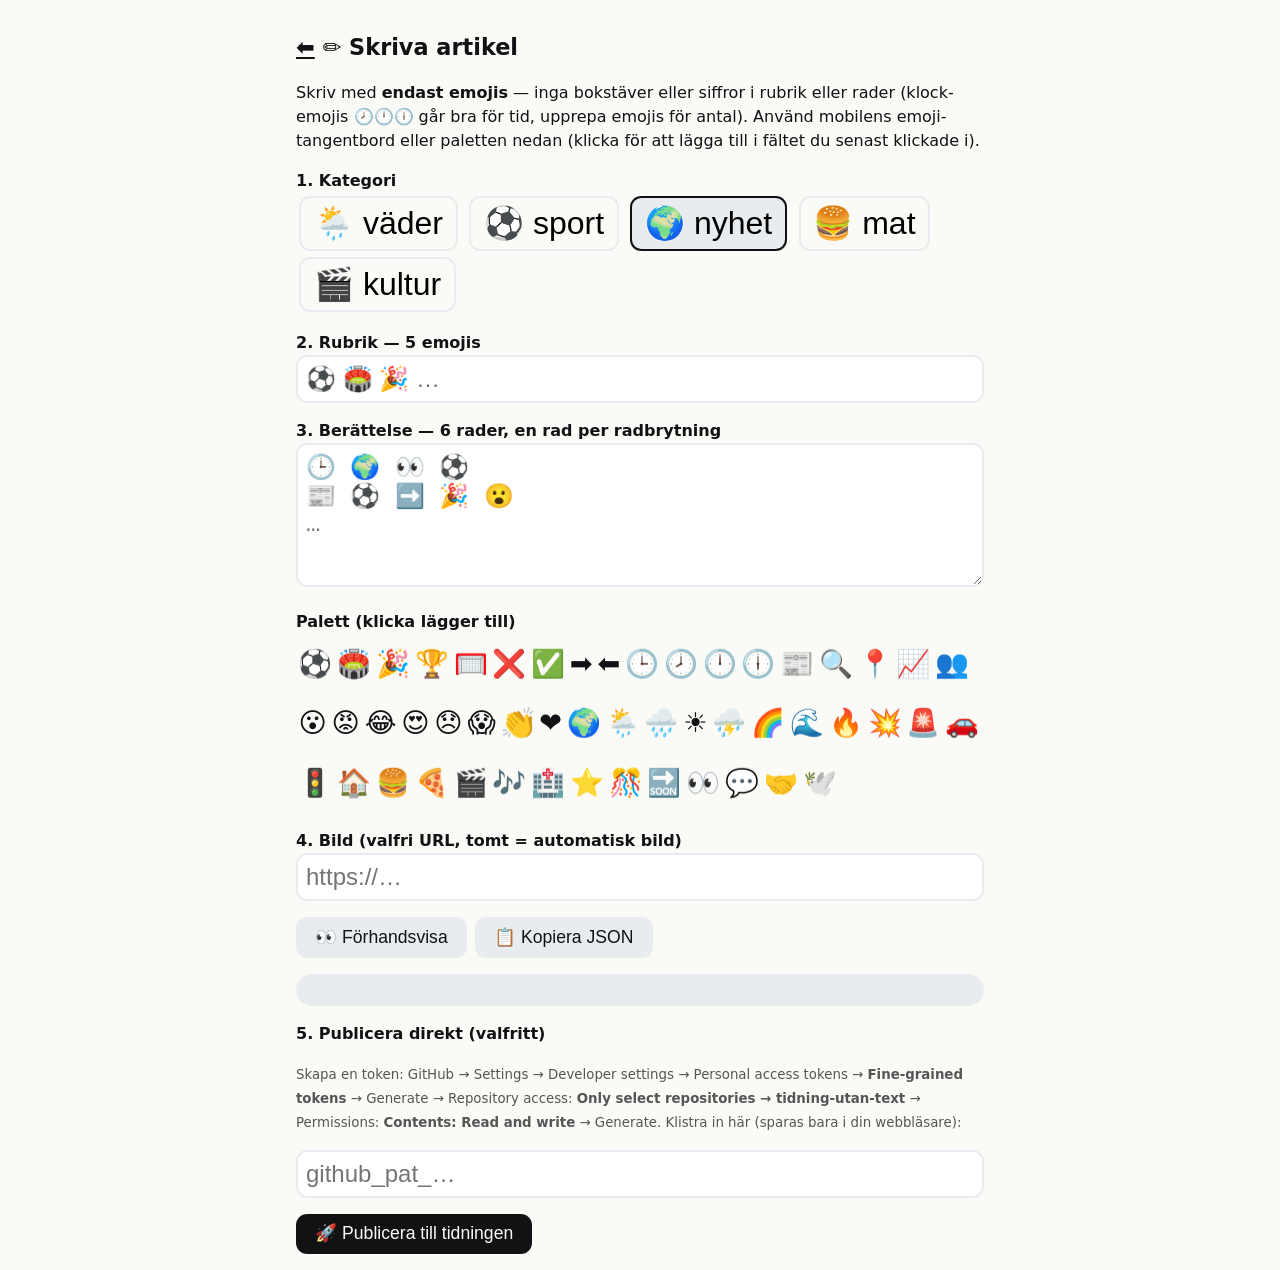
<file: skriva.html>
<!DOCTYPE html>
<html lang="sv">
<head>
<meta charset="utf-8">
<meta name="viewport" content="width=device-width,initial-scale=1">
<title>✏️ Skriva artikel</title>
<style>
:root{--bg:#FAFAF7;--fg:#111214;--card:#E9ECEF}
*{box-sizing:border-box}body{background:var(--bg);color:var(--fg);font-family:system-ui,sans-serif;max-width:720px;margin:0 auto;padding:1rem;line-height:1.5}
h1{font-size:1.4rem}a{color:inherit}
.cat button{font-size:2rem;padding:.4rem .8rem;margin:.2rem;border:2px solid var(--card);border-radius:.7rem;background:var(--bg);cursor:pointer}
.cat button.on{border-color:var(--fg);background:var(--card)}
label{display:block;margin-top:1rem;font-weight:bold}
input[type=text],textarea{width:100%;font-size:1.5rem;padding:.5rem;border:2px solid var(--card);border-radius:.7rem;background:#fff}
textarea{min-height:9rem}
.pal{font-size:1.7rem;line-height:2.2;cursor:pointer;user-select:none}
.pal span{padding:.15rem}.pal span:hover{background:var(--card);border-radius:.4rem}
.row{display:flex;gap:.5rem;margin-top:1rem;flex-wrap:wrap}
button.big{font-size:1.1rem;padding:.6rem 1.2rem;border-radius:.7rem;border:0;background:var(--fg);color:var(--bg);cursor:pointer}
button.ghost{background:var(--card);color:var(--fg)}
#prev{background:var(--card);border-radius:1rem;padding:1rem;margin-top:1rem}
#prev .t{font-size:2.2rem;text-align:center}#prev img{width:100%;border-radius:.7rem}#prev .l{font-size:1.6rem;background:var(--bg);border-radius:.5rem;padding:.4rem;margin:.3rem 0}
#status{margin-top:1rem;padding:.7rem;border-radius:.7rem;display:none}
.ok{background:#d4edda}.err{background:#f8d7da}
small{color:#555}
</style>
</head>
<body>
<h1><a href="./">⬅️</a> ✏️ Skriva artikel</h1>
<p>Skriv med <b>endast emojis</b> — inga bokstäver eller siffror i rubrik eller rader (klock-emojis 🕗🕛🕕 går bra för tid, upprepa emojis för antal). Använd mobilens emoji-tangentbord eller paletten nedan (klicka för att lägga till i fältet du senast klickade i).</p>

<label>1. Kategori</label>
<div class="cat" id="cats">
<button data-c="🌦️">🌦️ väder</button>
<button data-c="⚽">⚽ sport</button>
<button data-c="🌍" class="on">🌍 nyhet</button>
<button data-c="🍔">🍔 mat</button>
<button data-c="🎬">🎬 kultur</button>
</div>

<label for="title">2. Rubrik — 5 emojis</label>
<input type="text" id="title" placeholder="⚽ 🏟️ 🎉 …">
<small id="titleWarn"></small>

<label for="story">3. Berättelse — 6 rader, en rad per radbrytning</label>
<textarea id="story" placeholder="🕒 🌍 👀 ⚽&#10;📰 ⚽ ➡️ 🎉 😮&#10;…"></textarea>
<small id="storyWarn"></small>

<label>Palett (klicka lägger till)</label>
<div class="pal" id="pal">⚽ 🏟️ 🎉 🏆 🥅 ❌ ✅ ➡️ ⬅️ 🕒 🕗 🕛 🕕 📰 🔍 📍 📈 👥 😮 😡 😂 😍 😞 😱 👏 ❤️ 🌍 🌦️ 🌧️ ☀️ ⛈️ 🌈 🌊 🔥 💥 🚨 🚗 🚦 🏠 🍔 🍕 🎬 🎶 🏥 ⭐ 🎊 🔜 👀 💬 🤝 🕊️</div>

<label for="img">4. Bild (valfri URL, tomt = automatisk bild)</label>
<input type="text" id="img" placeholder="https://…">

<div class="row">
<button class="big ghost" id="prevBtn">👀 Förhandsvisa</button>
<button class="big ghost" id="copyBtn">📋 Kopiera JSON</button>
</div>
<div id="prev"></div>

<label for="tok">5. Publicera direkt (valfritt)</label>
<p><small>Skapa en token: GitHub → Settings → Developer settings → Personal access tokens → <b>Fine-grained tokens</b> → Generate → Repository access: <b>Only select repositories → tidning-utan-text</b> → Permissions: <b>Contents: Read and write</b> → Generate. Klistra in här (sparas bara i din webbläsare):</small></p>
<input type="text" id="tok" placeholder="github_pat_…" autocomplete="off">
<div class="row"><button class="big" id="pubBtn">🚀 Publicera till tidningen</button></div>
<div id="status"></div>

<script>
const $=id=>document.getElementById(id);
let cat='🌍', lastField=$('title');
document.querySelectorAll('#cats button').forEach(b=>b.onclick=()=>{cat=b.dataset.c;document.querySelectorAll('#cats button').forEach(x=>x.classList.remove('on'));b.classList.add('on');});
['title','story','img'].forEach(id=>$(id).addEventListener('focus',()=>lastField=$(id)));
$('pal').addEventListener('click',e=>{if(e.target.tagName!=='SPAN')return;const f=lastField;const s=f.selectionStart||f.value.length;f.value=f.value.slice(0,s)+e.target.textContent+f.value.slice(f.selectionEnd||s);f.focus();validate();});
$('pal').innerHTML=$('pal').textContent.trim().split(/\s+/).map(e=>`<span>${e}</span>`).join('');
const hasASCII=s=>/[A-Za-z0-9]/.test(s);
function parseStory(){return $('story').value.split('\n').map(r=>r.trim().split(/\s+/).filter(Boolean)).filter(r=>r.length);}
function article(){
  const emojis=$('title').value.trim().split(/\s+/).filter(Boolean);
  const story=parseStory();
  let h=0;for(const c of emojis.join(''))h=(h*31+c.codePointAt(0))>>>0;
  return {cat,emojis,image:$('img').value.trim()||`https://picsum.photos/seed/skriv${h%9973}/1200/700`,size:'small',story};
}
function validate(){
  const a=article();let w=[];
  if(a.emojis.length!==5)w.push(`Rubrik: ${a.emojis.length} emojis (ska vara 5).`);
  if(hasASCII(a.emojis.join(' ')))w.push('Rubrik innehåller bokstäver/siffror — ta bort dem.');
  a.story.forEach((r,i)=>{if(r.length<3||r.length>9)w.push(`Rad ${i+1}: ${r.length} emojis (sikta 5-7).`);});
  if(hasASCII(a.story.flat().join(' ')))w.push('Berättelsen innehåller bokstäver/siffror.');
  if(a.story.length!==6)w.push(`Berättelse: ${a.story.length} rader (ska vara 6).`);
  $('titleWarn').textContent=w.filter(x=>x.startsWith('Rubrik')).join(' ');
  $('storyWarn').textContent=w.filter(x=>!x.startsWith('Rubrik')).join(' ');
  return w;
}
$('prevBtn').onclick=()=>{
  const errs=validate();const a=article();
  $('prev').innerHTML=`<div class="t">${a.emojis.join(' ')}</div>
  <img src="${a.image}" onerror="this.remove()">${a.story.map(r=>`<div class="l">${r.join(' ')}</div>`).join('')}
  ${errs.length?'<p>⚠️ '+errs.join('<br>')+'</p>':'<p>✅ Ser bra ut!</p>'}`;
};
$('copyBtn').onclick=async()=>{await navigator.clipboard.writeText(JSON.stringify({...article(),id:'NY'},null,2));status('📋 Kopierad! Klistra in den till chefen så lägger jag in den.','ok');};
function status(msg,cls){const s=$('status');s.style.display='block';s.className=cls;s.innerHTML=msg;}
const API='https://api.github.com/repos/tidning-utan-text/tidning-utan-text/contents';
async function getFile(path,tok){
  const r=await fetch(`${API}/${path}?ref=main`,{headers:{Authorization:`Bearer ${tok}`,Accept:'application/vnd.github+json'}});
  if(!r.ok)throw new Error('Kunde inte läsa '+path+' ('+r.status+')');
  const j=await r.json();
  const bytes=Uint8Array.from(atob(j.content.replace(/\n/g,'')),c=>c.charCodeAt(0));
  return {sha:j.sha,content:JSON.parse(new TextDecoder().decode(bytes))};
}
async function putFile(path,data,sha,tok,msg){
  const r=await fetch(`${API}/${path}`,{method:'PUT',headers:{Authorization:`Bearer ${tok}`,Accept:'application/vnd.github+json'},
    body:JSON.stringify({message:msg,content:btoa(unescape(encodeURIComponent(JSON.stringify(data,null,2)))),sha,branch:'main'})});
  if(!r.ok){let det='';try{det=' GitHub säger: '+(await r.json()).message;}catch(e){}throw new Error('Kunde inte spara '+path+' ('+r.status+').'+det);}
}
$('pubBtn').onclick=async()=>{
  const tok=$('tok').value.trim();
  if(!tok){status('❌ Klistra in en token först.','err');return;}
  localStorage.setItem('tut_tok',tok);
  const errs=validate();
  if(errs.length&&!confirm('Varningar:\n'+errs.join('\n')+'\nPublicera ändå?'))return;
  status('⏳ Publicerar…','');
  try{
    const a=article();
    const cur=await getFile('articles.json',tok);
    const ids=cur.content.articles.map(x=>x.id);
    const nu={...a,id:Math.max(...ids)+1};
    cur.content.articles.push(nu);
    await putFile('articles.json',cur.content,cur.sha,tok,'✏️');
    const dpath=`data/articles/${cur.content.date}.json`;
    try{const d=await getFile(dpath,tok);d.content.articles.push(nu);await putFile(dpath,d.content,d.sha,tok,'✏️');}catch(e){}
    status(`✅ Publicerad som artikel ${nu.id}! Syns på tidningen inom ~1 minut. <a href="./">⬅️ Till tidningen</a>`,'ok');
  }catch(e){status('❌ '+e.message,'err');}
};
$('tok').value=localStorage.getItem('tut_tok')||'';
</script>
</body>
</html>
</file>
